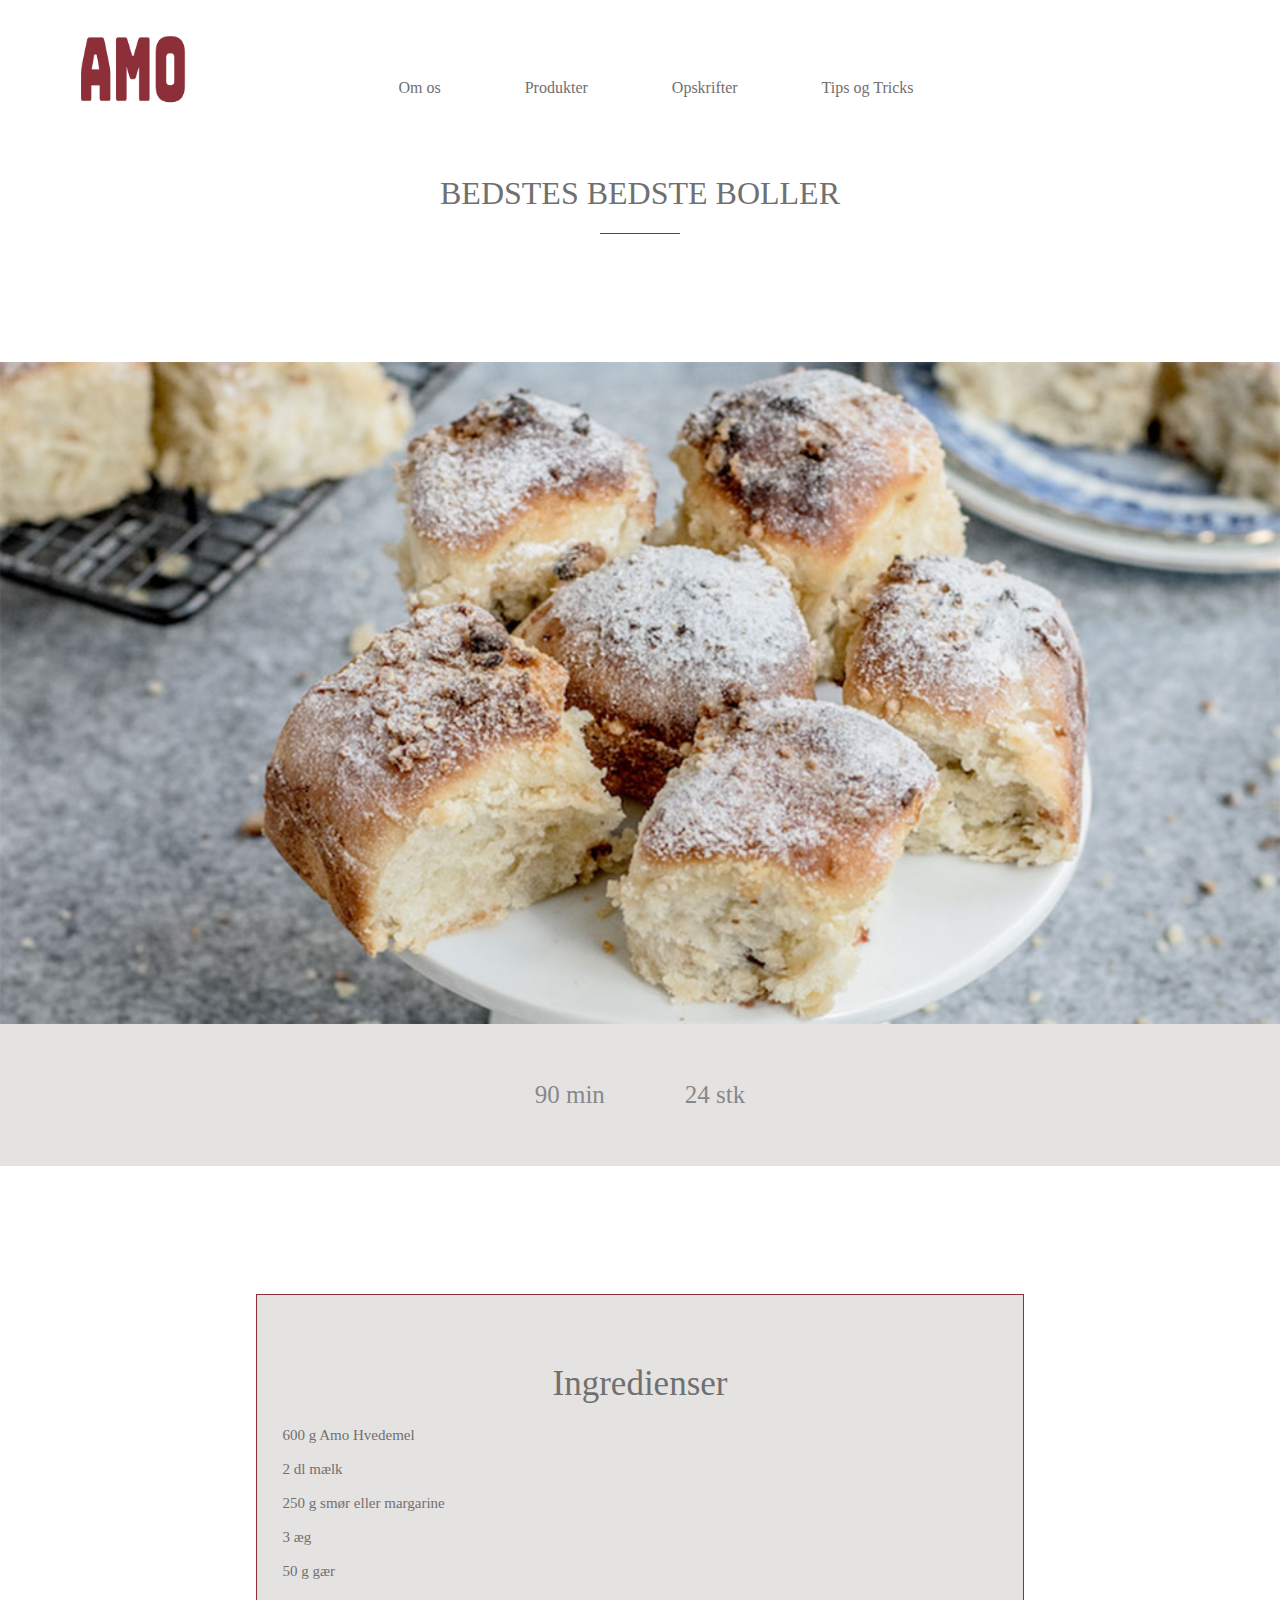
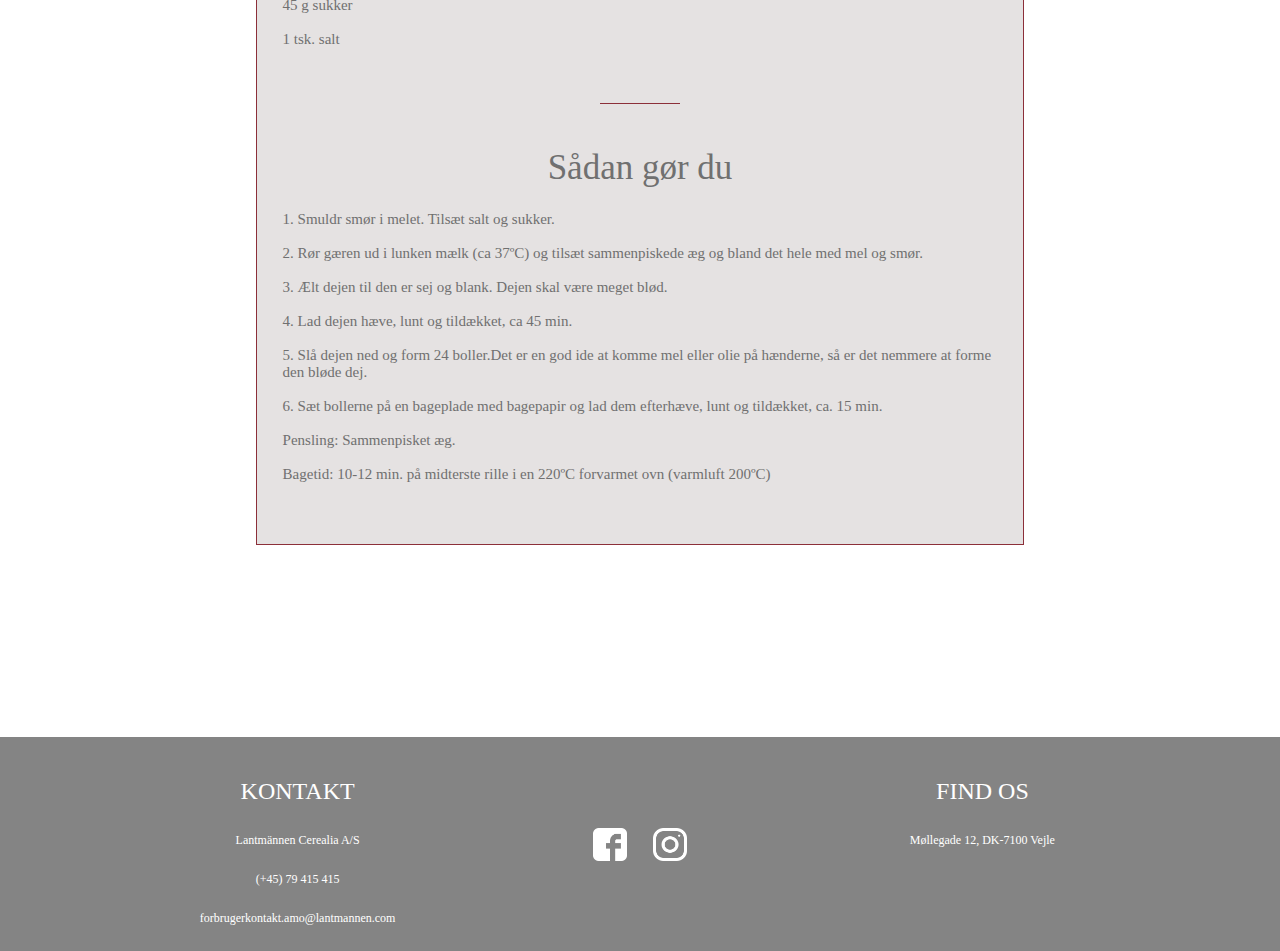
<file: bbb.html>
<!DOCTYPE html>
<html lang="en">
<!--Language set to English. Change to da for Danish if needed-->

<head>
    <meta charset="UTF-8">
    <!--This ensures that the browser can read special signs and characters like the Danish letters æ, ø, å -->
    <meta name="viewport" content="width=device-width, minimum-scale=1.0">
    <!--This helps avoid that a site displays differently with different screen resolutions -->

    <title>amo.dk-bedstesbedsteboller </title>
    <!--This title will be the heading on google search and on the tab in the browser. Can contain up to 70 characters-->
    <meta name="description" content="nem og hurtig opskrift på boller. Perfekte som fødselsdagsboller. ">
    <!-- this is for search engne optimization - fill in description of the page content. This will usually be the text shown under the heading in a search. Can contain up to 155 characters-->
    <link rel="stylesheet" href="css/style.css">
    <!--This is a link to the stylesheet. Any rule written in the stylesheet will be used for this page -->
</head>

<body>


    <header>


       <section class="logo"> <a href="index.html"> <img src="images/amo-logo.png" alt="amo-logo">
        </a>
        </section>

        <section id="logo-burger-main">

            <label for="toggle">&#9776;</label>
        </section>



        <nav>
            <input type="checkbox" id="toggle" class="hidden">
            <!-- This has to be outside of #logo-burger to work. #main-nav cannot be selected when this is in a container -->
            <ul id="main-nav">
                <li><a href="">Om os</a></li>
                <li><a href="produkter.html">Produkter</a></li>
                <li><a href="opskrifter.html">Opskrifter</a></li>
                <li><a href="">Tips og Tricks</a></li>
            </ul>


        </nav>

    


    </header>

    <main>

        <section class="product">
            <h1> BEDSTES BEDSTE BOLLER </h1>
        </section>

        <p class="line-break"> </p>


        <section class="main-img">
            <img src="images/boller2.jpg" alt="nem-og-hurtige-fødselsdagsboller">

        </section>
        
        

        <section class="bbb-content">

            <h1> 90 min </h1>

            <h1> 24 stk </h1>


        </section>
        
        
        <article class="article-column">

        <section class="section-recipe">

            <h1> Ingredienser </h1>

            <p> 600 g Amo Hvedemel <br><br>
                2 dl mælk <br><br>
                250 g smør eller margarine <br><br>
                3 æg <br><br>
                50 g gær <br><br>
                45 g sukker <br><br>
                1 tsk. salt</p>

            <p class="line-break"> </p>


            <h1> Sådan gør du </h1>

            <p> 1. Smuldr smør i melet. Tilsæt salt og sukker. <br> <br>

                2. Rør gæren ud i lunken mælk (ca 37ºC) og
                tilsæt sammenpiskede æg og bland det hele
                med mel og smør. <br> <br>

                3. Ælt dejen til den er sej og blank. Dejen skal
                være meget blød. <br> <br>

                4. Lad dejen hæve, lunt og tildækket, ca 45 min. <br> <br>

                5. Slå dejen ned og form 24 boller.Det er en
                god ide at komme mel eller olie på hænderne,
                så er det nemmere at forme den bløde dej.

                <br> <br>
                6. Sæt bollerne på en bageplade med
                bagepapir og lad dem efterhæve, lunt og
                tildækket, ca. 15 min. <br> <br>

                Pensling: Sammenpisket æg.<br> <br>

                Bagetid: 10-12 min. på midterste rille i en 220ºC
                forvarmet ovn (varmluft 200ºC)</p>
                
        

        </section>
        </article>
        
        <footer class="footer-container">

            <section class="footer-content">

                <h1> KONTAKT</h1> 
                <p> Lantmännen Cerealia A/S </p> 
                <p> (+45) 79 415 415 </p> 
                <p> forbrugerkontakt.amo@lantmannen.com </p>

            </section>


            <section class="footer-img">

                <img src="images/face.png" alt="facebook-logo">

                <img src="images/insta.png" alt="instagram-logo">



            </section>


            <section class="footer-content">

                <h1> FIND OS </h1> 
                <p> Møllegade 12, DK-7100 Vejle </p>


            </section>

      </footer>



    </main>
    
    </body>
</html>
</file>
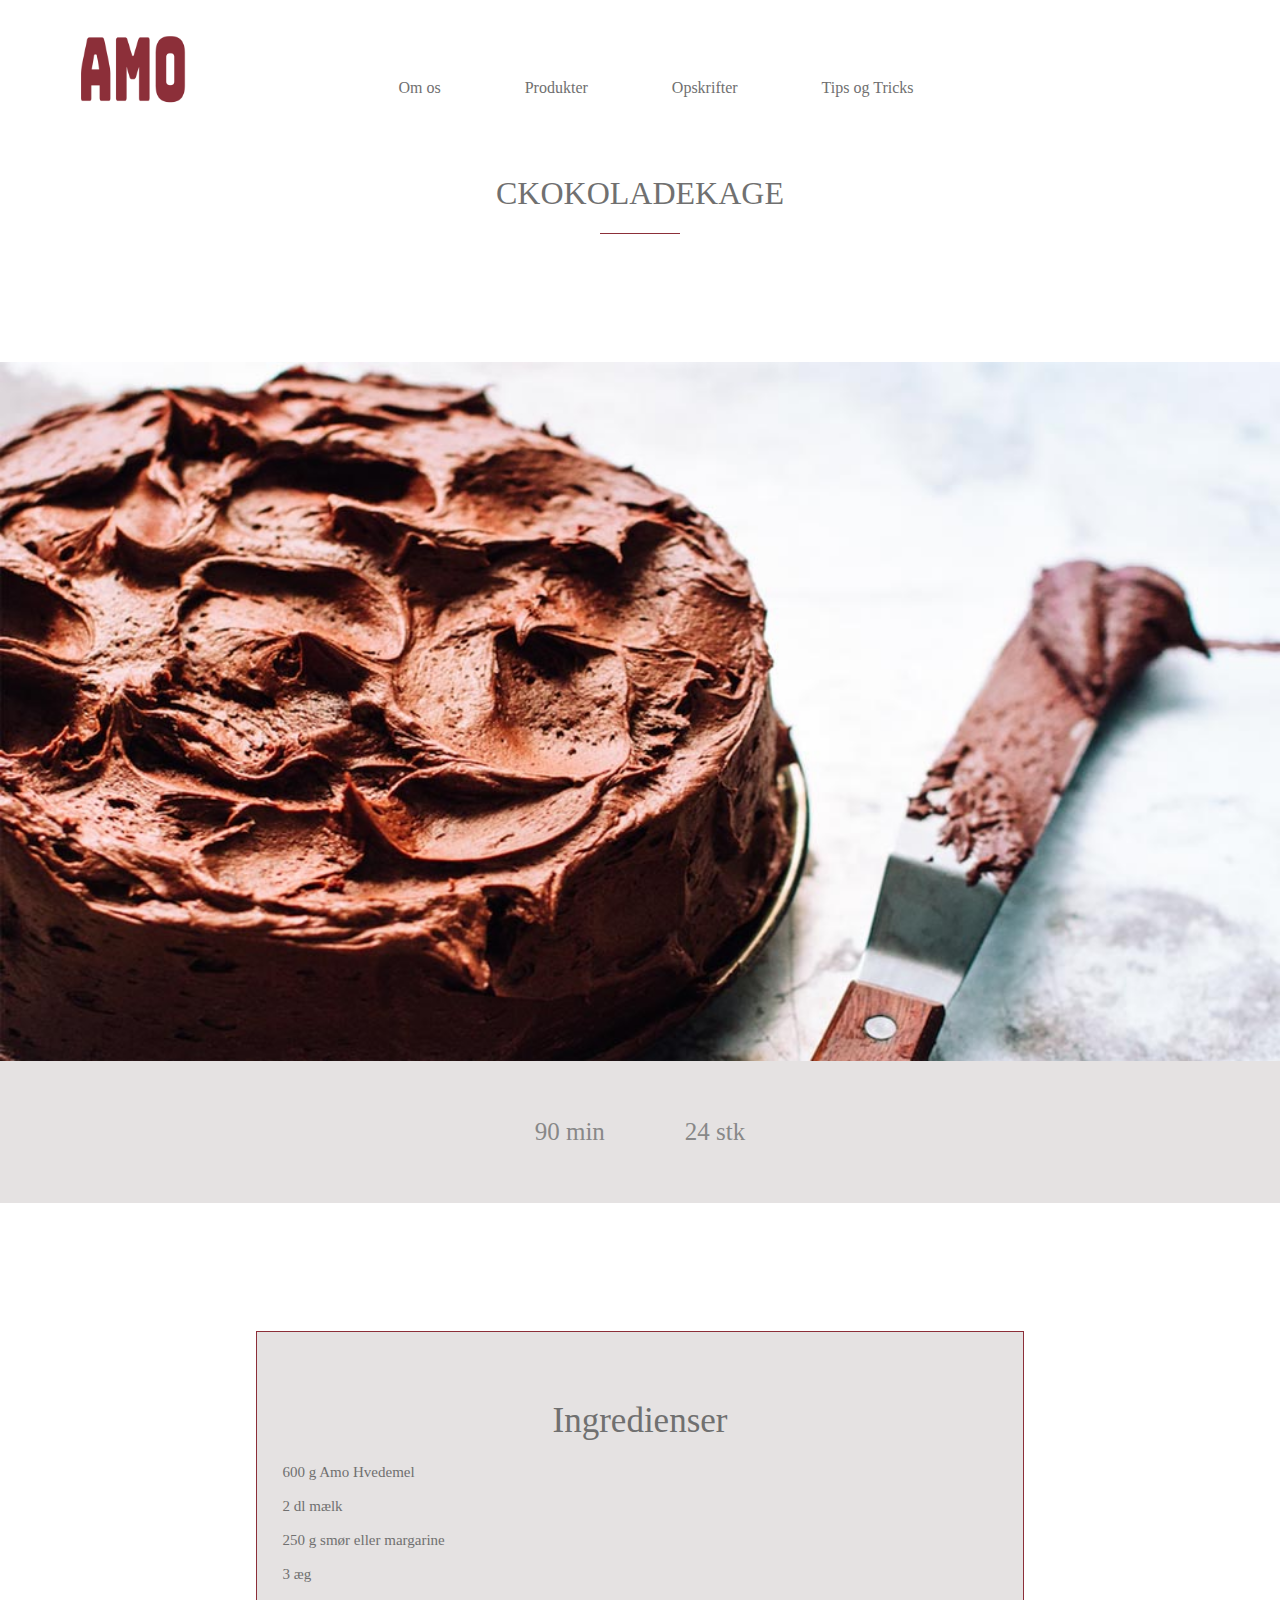
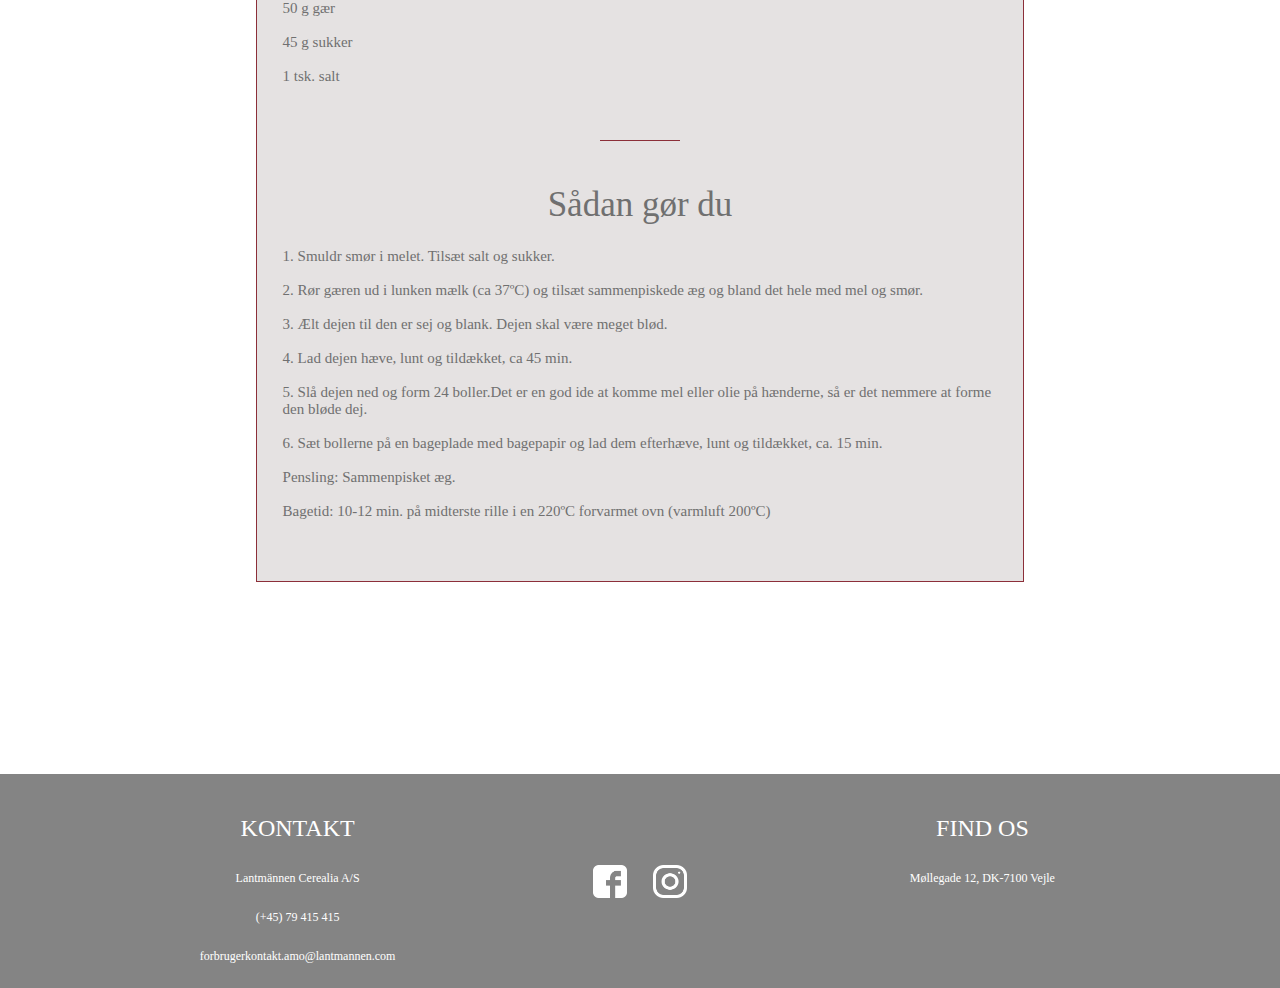
<file: chokoladekage.html>
<!DOCTYPE html>
<html lang="en">
<!--Language set to English. Change to da for Danish if needed-->

<head>
    <meta charset="UTF-8">
    <!--This ensures that the browser can read special signs and characters like the Danish letters æ, ø, å -->
    <meta name="viewport" content="width=device-width, minimum-scale=1.0">
    <!--This helps avoid that a site displays differently with different screen resolutions -->

    <title>amo.dk-chokoladekage</title>
    <!--This title will be the heading on google search and on the tab in the browser. Can contain up to 70 characters-->
    <meta name="description" content="nem og hurtig opskrift på den lækreste chokoladekage">
    <!-- this is for search engne optimization - fill in description of the page content. This will usually be the text shown under the heading in a search. Can contain up to 155 characters-->
    <link rel="stylesheet" href="css/style.css">
    <!--This is a link to the stylesheet. Any rule written in the stylesheet will be used for this page -->
</head>

<body>


    <header>


       <section class="logo"> <a href="index.html"> <img src="images/amo-logo.png" alt="amo.logo">
        </a>
        </section>

        <section id="logo-burger-main">

            <label for="toggle">&#9776;</label>
        </section>



        <nav>
            <input type="checkbox" id="toggle" class="hidden">
            <!-- This has to be outside of #logo-burger to work. #main-nav cannot be selected when this is in a container -->
            <ul id="main-nav">
                <li><a href="">Om os</a></li>
                <li><a href="produkter.html">Produkter</a></li>
                <li><a href="opskrifter.html">Opskrifter</a></li>
                <li><a href="">Tips og Tricks</a></li>
            </ul>


        </nav>

    


    </header>

    <main>

        <section class="product">
            <h1> CKOKOLADEKAGE </h1>
        </section>

        <p class="line-break"> </p>


        <section class="main-img">
            <img src="images/kage-opskrift.jpg" alt="opskrift-paa-chokoladekage">

        </section>
        
        

        <section class="bbb-content">

            <h1> 90 min </h1>

            <h1> 24 stk </h1>


        </section>
        
        
        <article class="article-column">

        <section class="section-recipe">

            <h1> Ingredienser </h1>

            <p> 600 g Amo Hvedemel <br><br>
                2 dl mælk <br><br>
                250 g smør eller margarine <br><br>
                3 æg <br><br>
                50 g gær <br><br>
                45 g sukker <br><br>
                1 tsk. salt</p>

            <p class="line-break"> </p>


            <h1> Sådan gør du </h1>

            <p> 1. Smuldr smør i melet. Tilsæt salt og sukker. <br> <br>

                2. Rør gæren ud i lunken mælk (ca 37ºC) og
                tilsæt sammenpiskede æg og bland det hele
                med mel og smør. <br> <br>

                3. Ælt dejen til den er sej og blank. Dejen skal
                være meget blød. <br> <br>

                4. Lad dejen hæve, lunt og tildækket, ca 45 min. <br> <br>

                5. Slå dejen ned og form 24 boller.Det er en
                god ide at komme mel eller olie på hænderne,
                så er det nemmere at forme den bløde dej.

                <br> <br>
                6. Sæt bollerne på en bageplade med
                bagepapir og lad dem efterhæve, lunt og
                tildækket, ca. 15 min. <br> <br>

                Pensling: Sammenpisket æg.<br> <br>

                Bagetid: 10-12 min. på midterste rille i en 220ºC
                forvarmet ovn (varmluft 200ºC)</p>
                
        

        </section>
        </article>

        <footer class="footer-container">

            <section class="footer-content">

                <h1> KONTAKT</h1> 
                <p> Lantmännen Cerealia A/S </p> 
                <p> (+45) 79 415 415 </p> 
                <p> forbrugerkontakt.amo@lantmannen.com </p>

            </section>


            <section class="footer-img">

                <img src="images/face.png" alt="facebook-logo">

                <img src="images/insta.png" alt="instagram-logo">



            </section>


            <section class="footer-content">

                <h1> FIND OS </h1> 
                <p> Møllegade 12, DK-7100 Vejle </p>


            </section>

      </footer>

    </main>
    </body>
</html>
</file>
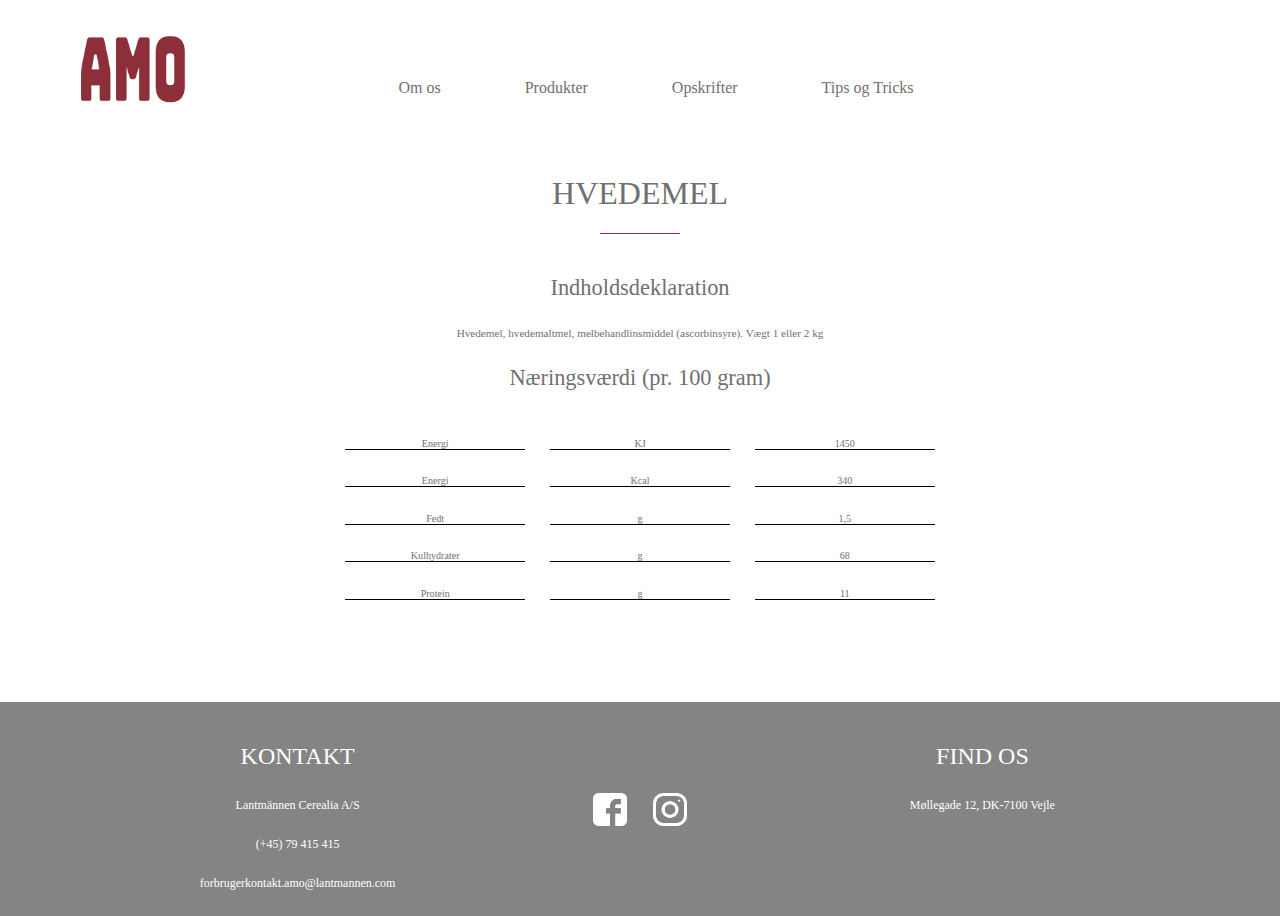
<file: hvedemel.html>
<!DOCTYPE html>
<html lang="en">
<!--Language set to English. Change to da for Danish if needed-->

<head>
    <meta charset="UTF-8">
    <!--This ensures that the browser can read special signs and characters like the Danish letters æ, ø, å -->
    <meta name="viewport" content="width=device-width, minimum-scale=1.0">
    <!--This helps avoid that a site displays differently with different screen resolutions -->

    <title>amo.dk-hvedemel</title>
    <!--This title will be the heading on google search and on the tab in the browser. Can contain up to 70 characters-->
    <meta name="description" content="Find Næringsværdi og Indholdsdeklaration for vores hvedemel her">
    <!-- this is for search engne optimization - fill in description of the page content. This will usually be the text shown under the heading in a search. Can contain up to 155 characters-->
    <link rel="stylesheet" href="css/style.css">
    <!--This is a link to the stylesheet. Any rule written in the stylesheet will be used for this page -->
</head>

<body>


    <header>


        <section class="logo"> <a href="index.html"> <img src="images/amo-logo.png" alt="amo.logo">
            </a>
        </section>

        <section id="logo-burger-main">

            <label for="toggle">&#9776;</label>
        </section>



        <nav>
            <input type="checkbox" id="toggle" class="hidden">
            <!-- This has to be outside of #logo-burger to work. #main-nav cannot be selected when this is in a container -->
            <ul id="main-nav">
                <li><a href="">Om os</a></li>
                <li><a href="produkter.html">Produkter</a></li>
                <li><a href="opskrifter.html">Opskrifter</a></li>
                <li><a href="">Tips og Tricks</a></li>
            </ul>


        </nav>


    </header>


    <main>

        <section class="product">
            <h1> HVEDEMEL </h1>
        </section>

        <p class="line-break"> </p>

        <section class="section-box">

            <h1> Indholdsdeklaration </h1>

            <p> Hvedemel, hvedemaltmel, melbehandlinsmiddel (ascorbinsyre).
                Vægt
                1 eller 2 kg</p>
            <h1> Næringsværdi (pr. 100 gram) </h1>



            <article class="article-product">

                <section class="section-box-product">

                    <h1> Energi </h1> <br>
                    <h1> Energi </h1> <br>
                    <h1> Fedt </h1> <br>
                    <h1> Kulhydrater </h1> <br>
                    <h1> Protein </h1>

                </section>


                <section class="section-box-product">

                    <h1> KJ </h1> <br>
                    <h1> Kcal </h1> <br>
                    <h1> g </h1> <br>
                    <h1> g </h1> <br>
                    <h1> g </h1>


                </section>


                <section class="section-box-product">

                    <h1> 1450 </h1> <br>
                    <h1> 340 </h1> <br>
                    <h1> 1,5 </h1> <br>
                    <h1> 68 </h1> <br>
                    <h1> 11 </h1>



                </section>

            </article>

        </section>


        <footer class="footer-container">

            <section class="footer-content">

                <h1> KONTAKT</h1> 
                <p> Lantmännen Cerealia A/S </p> 
                <p> (+45) 79 415 415 </p> 
                <p> forbrugerkontakt.amo@lantmannen.com </p>

            </section>


            <section class="footer-img">

                <img src="images/face.png" alt="facebook-logo">

                <img src="images/insta.png" alt="instagram-logo">


            </section>


            <section class="footer-content">

                <h1> FIND OS </h1> 
                <p> Møllegade 12, DK-7100 Vejle </p>


            </section>

      </footer>

        
                
    </main>
</body>
</html>
</file>
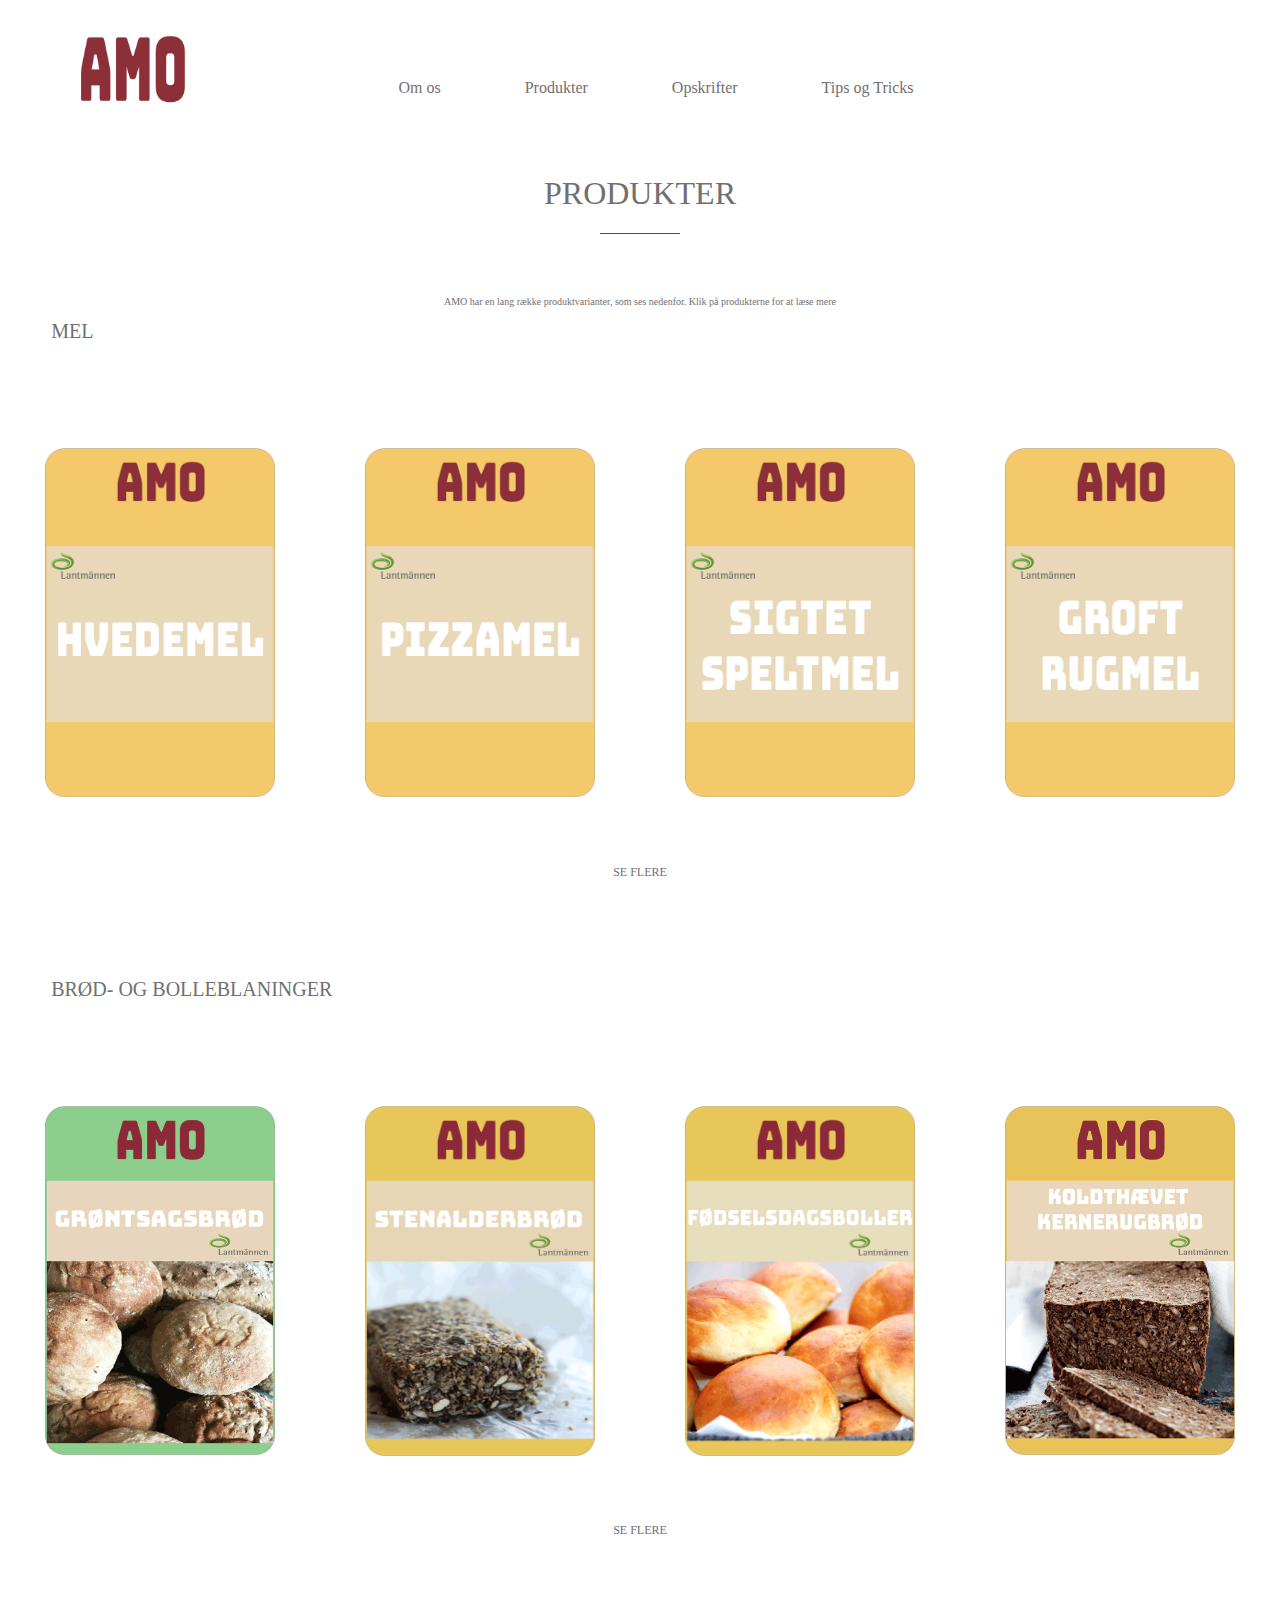
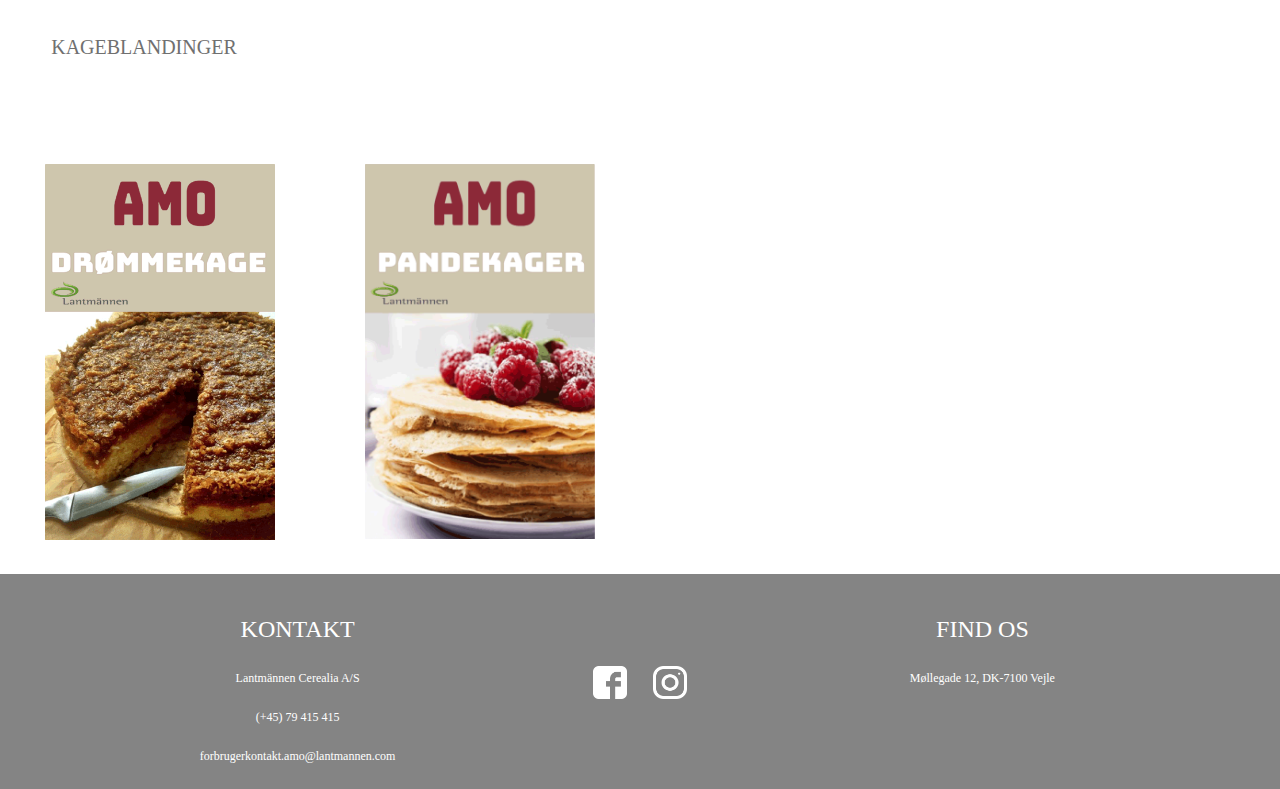
<file: produkter.html>
<!DOCTYPE html>
<html lang="en">
<!--Language set to English. Change to da for Danish if needed-->

<head>
    <meta charset="UTF-8">
    <!--This ensures that the browser can read special signs and characters like the Danish letters æ, ø, å -->
    <meta name="viewport" content="width=device-width, minimum-scale=1.0">
    <!--This helps avoid that a site displays differently with different screen resolutions -->

    <title>amo.dk-produkter</title>
    <!--This title will be the heading on google search and on the tab in the browser. Can contain up to 70 characters-->
    <meta name="description" content="Læs om amos produkter her - hvedemel, pizzamel, sigtet speltmel, goft rugmel mm.">
    <!-- this is for search engne optimization - fill in description of the page content. This will usually be the text shown under the heading in a search. Can contain up to 155 characters-->
    <link rel="stylesheet" href="css/style.css">
    <!--This is a link to the stylesheet. Any rule written in the stylesheet will be used for this page -->
</head>

<body>


    <header>


        <section class="logo"> <a href="index.html"> <img src="images/amo-logo.png" alt="amo-logo">
            </a>
        </section>

        <section id="logo-burger-main">

            <label for="toggle">&#9776;</label>
        </section>



        <nav>
            <input type="checkbox" id="toggle" class="hidden">
            <!-- This has to be outside of #logo-burger to work. #main-nav cannot be selected when this is in a container -->
            <ul id="main-nav">
                <li><a href="">Om os</a></li>
                <li><a href="produkter.html">Produkter</a></li>
                <li><a href="opskrifter.html">Opskrifter</a></li>
                <li><a href="">Tips og Tricks</a></li>
            </ul>


        </nav>


    </header>


    <main>

        <section class="product">
            <h1> PRODUKTER</h1>
        </section>

        <p class="line-break"> </p>

    


        <section class="product-content">
           <p> AMO har en lang række produktvarianter, som ses nedenfor. Klik på produkterne for at læse mere </p>
            <h1> MEL </h1>
        </section>

        <article class="article-product">

            <section class="section-box-product">

                <img src="images/hvedemel5.png" class="image" alt="amo-hvedemel">


                <div class="middle">
                    <div class="text"> <a href="hvedemel.html"> LÆS OM HVEDEMEL HER </a> </div>
                </div>

            </section>


            <section class="section-box-product">
                <img src="images/pizzamel.png" class="image" alt="amo-pizzamel">

                <div class="middle">
                    <div class="text"> <a href="hvedemel.html"> LÆS OM PIZZAMEL HER </a> </div>
                </div>


            </section>

        </article>

        <article class="article-product">

            <section class="section-box-product">

                <img src="images/sigtetspeltmel.png" class="image" alt="amo-sigtet-speltmel">


                <div class="middle">
                    <div class="text"> <a href="hvedemel.html"> LÆS OM SIGTET SMPELTMEL HER </a> </div>
                </div>

            </section>

            <section class="section-box-product">

                <img src="images/groftrugmel.png" class="image" alt="amo-groft-rugmel">

                <div class="middle">
                    <div class="text"> <a href="hvedemel.html"> LÆS OM GOFT RUGMEL HER </a> </div>
                </div>

            </section>


        </article>

        <section class="product-content-seflere">
            <h1> SE FLERE </h1>
        </section>


        <section class="product-content">
            <h1> BRØD- OG BOLLEBLANINGER </h1>
        </section>

        <article class="article-product">

            <section class="section-box">
                <img src="images/groentsag.png" alt="amo-groentsagsbroed"> </section>

            <section class="section-box">
                <img src="images/stenalder.png" alt="amo-stenalderbroed">

            </section>

        </article>

        <article class="article-product">

            <section class="section-box">
                <img src="images/foedselsdagsboller.png" alt="amo-foedselsdagsboller"> </section>

            <section class="section-box">
                <img src="images/kernerugbroed.png" alt="amo-kernerugbroed">

            </section>

        </article>

        <section class="product-content-seflere">
            <h1> SE FLERE </h1>
        </section>


        <section class="product-content">
            <h1> KAGEBLANDINGER </h1>
        </section>

        <article class="article-product">

            <section class="section-box">
                <img src="images/droemmekage.png" alt="amo-droemmekage"> </section>

            <section class="section-box">
                <img src="images/pandekager.png" alt="amo-pandekager">

            </section>

        </article>

        <footer class="footer-container">

            <section class="footer-content">

                <h1> KONTAKT</h1> 
                <p> Lantmännen Cerealia A/S </p> 
                <p> (+45) 79 415 415 </p> 
                <p> forbrugerkontakt.amo@lantmannen.com </p>

            </section>


            <section class="footer-img">

                <img src="images/face.png" alt="facebook-logo">

                <img src="images/insta.png" alt="instagram-logo">



            </section>


            <section class="footer-content">

                <h1> FIND OS </h1> 
                <p> Møllegade 12, DK-7100 Vejle </p>


            </section>

      </footer>




    </main>
    </body>
</html>
</file>
<file: css/style.css>
/*CSS document*/

* {

    box-sizing: border-box;
    font-family: Futura;
    font-weight: 100;
}

body {

    margin: auto;
    padding: 0%;
}



.box {
    float: left;
    width: 33.33%;
    /* three boxes (use 25% for four, and 50% for two, etc) */
    padding: 50px;
    /* if you want space between the images */
}

.clearfix::after {
    content: "";
    clear: both;
    display: table;
}




.logo {

    width: 75%;
    display: flex;
    justify-content: center;
    padding-top: 2%;
    padding-bottom: 2%;



}

.logo img {

    display: flex;
    width: 25%;
    padding-top: 3%;
    position: absolute;






}

/* burgermenu ------------------------- */

#logo-burger-main {
    display: flex;
    justify-content: flex-end;
    padding-top: 2%;



}



#main-nav {


    display: none;
    position: absolute;
    list-style: none;
    width: 100%;

    z-index: 1;


}


#logo-burger-main label {
    display: block;
    font-size: 2em;
    cursor: pointer;
    padding-right: 1%;


}



#toggle:checked + #main-nav {
    display: block;
    position: absolute;
    padding: 0;




}

.hidden {
    display: none;
}


#main-nav li {}


#main-nav a {

    color: white;
    display: flex;
    justify-content: flex-start;
    font-size: 120%;
    text-decoration: none;
    background-color: #a54657;
    padding: 3%;
    border: 1px solid #8c2f39;


}


#main-nav li:last-of-type {
    border-bottom: none;
}

/* burgermenu slut ------------------------- */


.main-img img {

    display: flex;
    width: 100%;
    padding-top: 10%;

}

.line-break {

    border-bottom: 1px solid #8c2f39;
    width: 80px;
    margin: 0 auto;
}




/* containers ------------------- */

.article-row {
    display: flex;
    flex-direction: column;
    align-items: flex-start;


    width: 100%;
    height: 100%;
    padding: 1%;
    padding-bottom: 1%;
    padding-top: 1%;

}

.section-box,
.section-box-recipe {
    display: flex;
    flex: 1;
    flex-direction: column;
    align-items: center;

    width: 100%;
    padding: 2%;
    padding-bottom: 1%;
    padding-top: 2%;

}

.section-box,
.section-box-recipe > h1 {

    font-size: 60%;
    color: #707070;

}

.section-box-product > h1 {

    font-size: 90%;
    color: #707070;

}

.section-box > a {

    width: 60%;
}



.section-box > a > h2 {
    font-size: 11px;
    color: white;
    padding: 1%;
    height: 30px;
    display: flex;
    justify-content: center;
    align-items: center;
    background-color: #a54657;
    opacity: 0.8;
    border-radius: 5px;

}

.section-box > a > h2:hover {

    border: 2px solid white;

}



.section-box3 {

    display: flex;
    flex: 1;
    flex-direction: row;
    align-items: center;
    width: 100%;
    padding: 2%;
    padding-bottom: 5%;
    padding-top: 5%;
}

.section-box3 img {
    width: 50%;
    padding: 5%;



}

.article-row2 {
    display: flex;
    flex-direction: column;
    border: 1px solid #A54657;
    width: 96%;
    height: 100%;
    margin-top: 3%;
    padding-bottom: 1%;
    margin-left: 2%;
    margin-right: 2%;

}



.section-box,
.section-box2,
.section-box-product > p {
    font-size: 70%;
    color: #707070;

}



.section-box-product {

    display: flex;
    position: relative;
    flex: 1;
    flex-direction: column;
    align-items: center;
    

    width: 100%;
    padding: 2%;
    padding-bottom: 1%;
    padding-top: 2%;

}


.section-box-product > a {
    display: flex;
    flex: 1;
    flex-direction: column;
    align-items: center;

    width: 100%;
    padding: 2%;
    padding-bottom: 1%;
    padding-top: 2%;



}


.section-box-product > h1 {
    border-bottom: 1px solid black;
    width: 100%;
    display: flex;
    justify-content: center;
        
}






.section-box img,
.section-box-product img {
    width: 100%;
    height: 90%;
    padding: 1%;
    padding-bottom: 5%;
    padding-top: 5%;


}



.section-box-product img:hover {
    opacity: 0.2;
    transition: .5s ease;
    backface-visibility: hidden;



}

/* containers slut ------------------- */


/* hover funktion start */


.middle {
    transition: .5s ease;
    opacity: 0;
    position: absolute;
    top: 50%;
    left: 50%;
    transform: translate(-50%, -50%);
    -ms-transform: translate(-50%, -50%);
    text-align: center;

}

.section-box-product:hover .image {
    opacity: 0.3;
}

.section-box-product:hover .middle {
    opacity: 1;

}

.text {

   
    font-size: 16px;
    padding: 2%;

}

a:link {
    text-decoration: none;
    color: #707070;
}

/* hover funktion slut */




/* bagetip start ---------------------------- */


.section-box-bedste-bagetips {

    display: flex;
    flex: 1;
    flex-direction: column;
    align-items: center;
    width: 96%;
    margin-left: 2%;
    margin-right: 2%;
    padding: 15%;
    padding-bottom: 5%;
    padding-top: 5%;
    border: 1px solid #A54657;
    color: #707070;


}

.section-box-bedste-bagetips > h1 {
    font-size: 120%;
    color: #707070;


}

.section-box-bedste-bagetips > p {

    font-size: 70%;
    color: #707070;
}



/* bagetip slut ----------------------- */


/* produkter.html start ------------------*/

.product {

    display: flex;
    justify-content: center;
    padding-top: 10%;
    color: #707070;
}

.product-content {

    color: #707070;
    font-size: 10px;
    padding: 4%;

}

.product-content > p {

    display: flex;
    justify-content: center;

}

.article-product {

    display: flex;
    flex-direction: row;
    align-items: flex-start;



    width: 100%;
    padding: 10%;
    padding-bottom: 1%;
    padding-top: 1%;
}

.product-content-seflere {

    display: flex;
    justify-content: center;
    font-size: 6px;
    color: #707070;
    padding: 2%;
    width: 100%;


}







/* produkter.html slut ------------------*/


/* opskrifter.html start ---------------*/

.article-recipe {

    display: flex;
    flex-direction: column;
    width: 100%;
    padding: 10%;
    padding-bottom: 1%;
    padding-top: 1%;

}

.bbb-content {

    width: 100%;
    display: flex;
    justify-content: center;
    background-color: #E5E2E2;



}

.bbb-content > h1 {


    padding: 20px;
    color: #888888;
    font-size: 15px;

}


.article-column {
    display: flex;

    justify-content: center;


    width: 100%;
}


.section-recipe {


    width: 70%;
    margin-left: 10%;
    margin-right: 10%;
    margin-bottom: 10%;
    margin-top: 20%;
    padding: 2%;
    background-color: #E5E2E2;
    border: 1px solid #8c2f39;

}



.section-recipe > h1 {

    display: flex;
    justify-content: center;
    color: #707070;
    padding-top: 20px;
    font-size: 15px;

}

.section-recipe > p {

    color: #707070;
    padding-bottom: 20px;
    font-size: 10px;

}

/* opskrifter.html stop ---------------*/


/*footer -----------------*/





.footer-container {
   
    display: flex;
    flex-direction: column;
    justify-content: center;
    width: 100%;
    height: 100%;
    padding: 1%;
    padding-bottom: 1%;
    margin-top: 5%;
    padding-top: 1%;
    background-color: #848484;

}

.footer-content  {
    
     display: flex;
    flex: 1;
    flex-direction: column;
    align-items: center;
    font-size: 10px;
    width: 100%;
    height: 100%;
    padding: 2%;
    padding-bottom: 1%;
    padding-top: 2%;
    color: white;

}



.footer-img {
    
    display: flex;
    flex-direction: row;
    justify-content: center;
    width: 100%;

    
        
    
 }   

.footer-img img {
        
  
    width: 13%;
    height: 500%;
    padding: 2%;
    padding-bottom: 1%;
    padding-top: 2%;

    
}



    


    



/*footer slut  -----------------*/



/**********************************************/
/*MEDIA QUERY TABLET AND ABOVE*/
@media all and (min-width: 600px) and (max-width: 1023px) {


    #logo-burger-main {
        display: none;
        margin: 0;
    }

    header > nav {

        display: flex;
        justify-content: flex-end;


    }


    #main-nav {
        display: flex;
        margin-right: .5em;
        list-style: none;
        justify-content: flex-end;

        width: 85%;
        background: none;




    }

    #main-nav a {

        margin-left: 1em;
        margin-right: 1em;
        line-height: 1.4em;
        padding-bottom: 0%;
        font-size: 100%;
        padding: 5px;
        background: none;
        border: none;
        color: #707070;






    }



    .logo {

        justify-content: flex-start;
        padding-top: 2%;
        padding-bottom: 0;




    }

    .logo img {

        width: 13%;
        padding: 0;
    }


    .section-box > a {

        width: 40%;
    }



    .section-box > a > h2 {
        font-size: 10px;


    }




    .article-row {
        display: flex;
        flex-direction: row;
        align-items: center;


        width: 100%;
        height: 100%;
        padding: 1%;
        padding-bottom: 1%;
        padding-top: 1%;
    }


    .section-box-bedste-bagetips {

        height: 10px;
        padding: 1%;
        padding-bottom: 30%;


    }



    .article-row2 {

        flex-direction: row;
        align-items: center;
        width: 96%;
        margin-left: 2%;
        margin-right: 2%;
        padding-bottom: 1%;

    }


    .article-product {

        flex-direction: row;
        float: left;
        align-items: flex-start;
        width: 50%;
        padding: 0%;
        padding-bottom: 1%;
        padding-top: 1%;
    }

    #products > p {

        padding-left: 0%;


    }

    .article-recipe {

        flex-direction: row;
        width: 100%;
        height: 100%;
        padding: 4%;
        padding-bottom: 1%;
        padding-top: 5%;

    }



    .section-recipe {
        width: 60%;
        margin-left: 20%;
        margin-right: 20%;
        margin-bottom: 10%;
        margin-top: 10%;
        background-color: #E5E2E2;
        border: 1px solid #8c2f39;

    }

    .section-recipe > h1 {
        display: flex;
        justify-content: center;
        color: #707070;
        padding-top: 20px;
        font-size: 35px;

    }

    .section-recipe > p {
        color: #707070;
        padding-bottom: 20px;
        font-size: 15px;

    }


    .footer-container {
   

    flex-direction: row;
        padding: 0;
       

   
  


}

.footer-content  {
    

    font-size: 10px;
 

}
    

    
    .footer-img {
    

width: 7%;
        height: 100%;
        padding-top: 10%;
        

    
        
       
        
    
 }   

.footer-img img {
        
  
    width: 50px;

    padding: 15%;
    padding-bottom: 1%;
    padding-top: 2%;
   

   
  

    
}




}

/**********************************************/
/*MEDIA QUERY LAPTOP AND ABOVE*/
@media all and (min-width: 1024px) {


    #logo-burger-main {
        display: none;
        margin: 0;
    }


    header > nav {

        display: flex;
        justify-content: center;


    }


    #main-nav {
        display: flex;
        margin-right: .5em;
        list-style: none;
        justify-content: center;
        width: 65%;
        padding-top: 2%;
        background: none;





    }



    #main-nav a {

        margin-left: 2em;
        margin-right: 2em;
        line-height: 1.4em;
        padding-bottom: 0%;
        font-size: 100%;
        padding: 10px;
        background: none;
        border: none;
        color: #707070;
    }


    .section-box > a {

        width: 30%;
    }



    .section-box > a > h2 {
        font-size: 10px;


    }


    .logo {

        display: flex;
        width: 100%;
        justify-content: flex-start;
        padding-left: 5%;
        padding-bottom: 0%;



    }

    .logo img {

        width: 11%;
        padding: 0;

    }


    .article-row {

        flex-direction: row;
        align-items: center;
    }


    .section-box-bedste-bagetips {

        display: flex;
        flex: 1;
        width: 100%;
        padding: 3%;

        border-style: solid;
        border-color: #A54657;
        color: #707070;

    }

    .article-row2 {

        flex-direction: row;
        align-items: center;
        width: 96%;
        margin-left: 2%;
        margin-right: 2%;
        padding-bottom: 1%;


    }

    .article-product {


        flex-direction: row;
        float: left;
        align-items: flex-start;
        width: 50%;
        padding: 0%;
        padding-bottom: 1%;
        padding-top: 1%;
    }

    .article-product img {

        width: 80%;

    }

    #products > p {

        padding-left: 0%;


    }

    .article-recipe {


        flex-direction: row;
        width: 100%;
        padding: 10%;
        padding-bottom: 1%;
        padding-top: 5%;

    }


    .bbb-content > h1 {


        padding: 40px;
        color: #888888;
        font-size: 25px;

    }


    .article-column {
        display: flex;

        justify-content: flex-start;


        width: 100%;
    }

    .section-recipe {


        width: 60%;
        margin-left: 20%;
        margin-right: 20%;
        margin-bottom: 10%;
        margin-top: 10%;
        background-color: #E5E2E2;
        border: 1px solid #8c2f39;




    }

    .section-recipe > h1 {

        display: flex;
        justify-content: center;
        color: #707070;
        padding-top: 20px;
        font-size: 35px;

    }

    .section-recipe > p {

        color: #707070;
        padding-bottom: 20px;
        font-size: 15px;

    }

    .footer-container {
   

    flex-direction: row;
        padding: 0;

   
  


}

.footer-content  {
    

    font-size: 12px;
 

}
    
    .footer-container img {
    width: 13%;
        
  
  
}
    
        .footer-img {
    

width: 7%;
        height: 100%;
        padding-top: 7%;
        

    
        
       
        
    
 }   

.footer-img img {
        
  
    width: 60px;

    padding: 15%;
    padding-bottom: 1%;
    padding-top: 2%;
   

   
  

    
}


}
</file>
